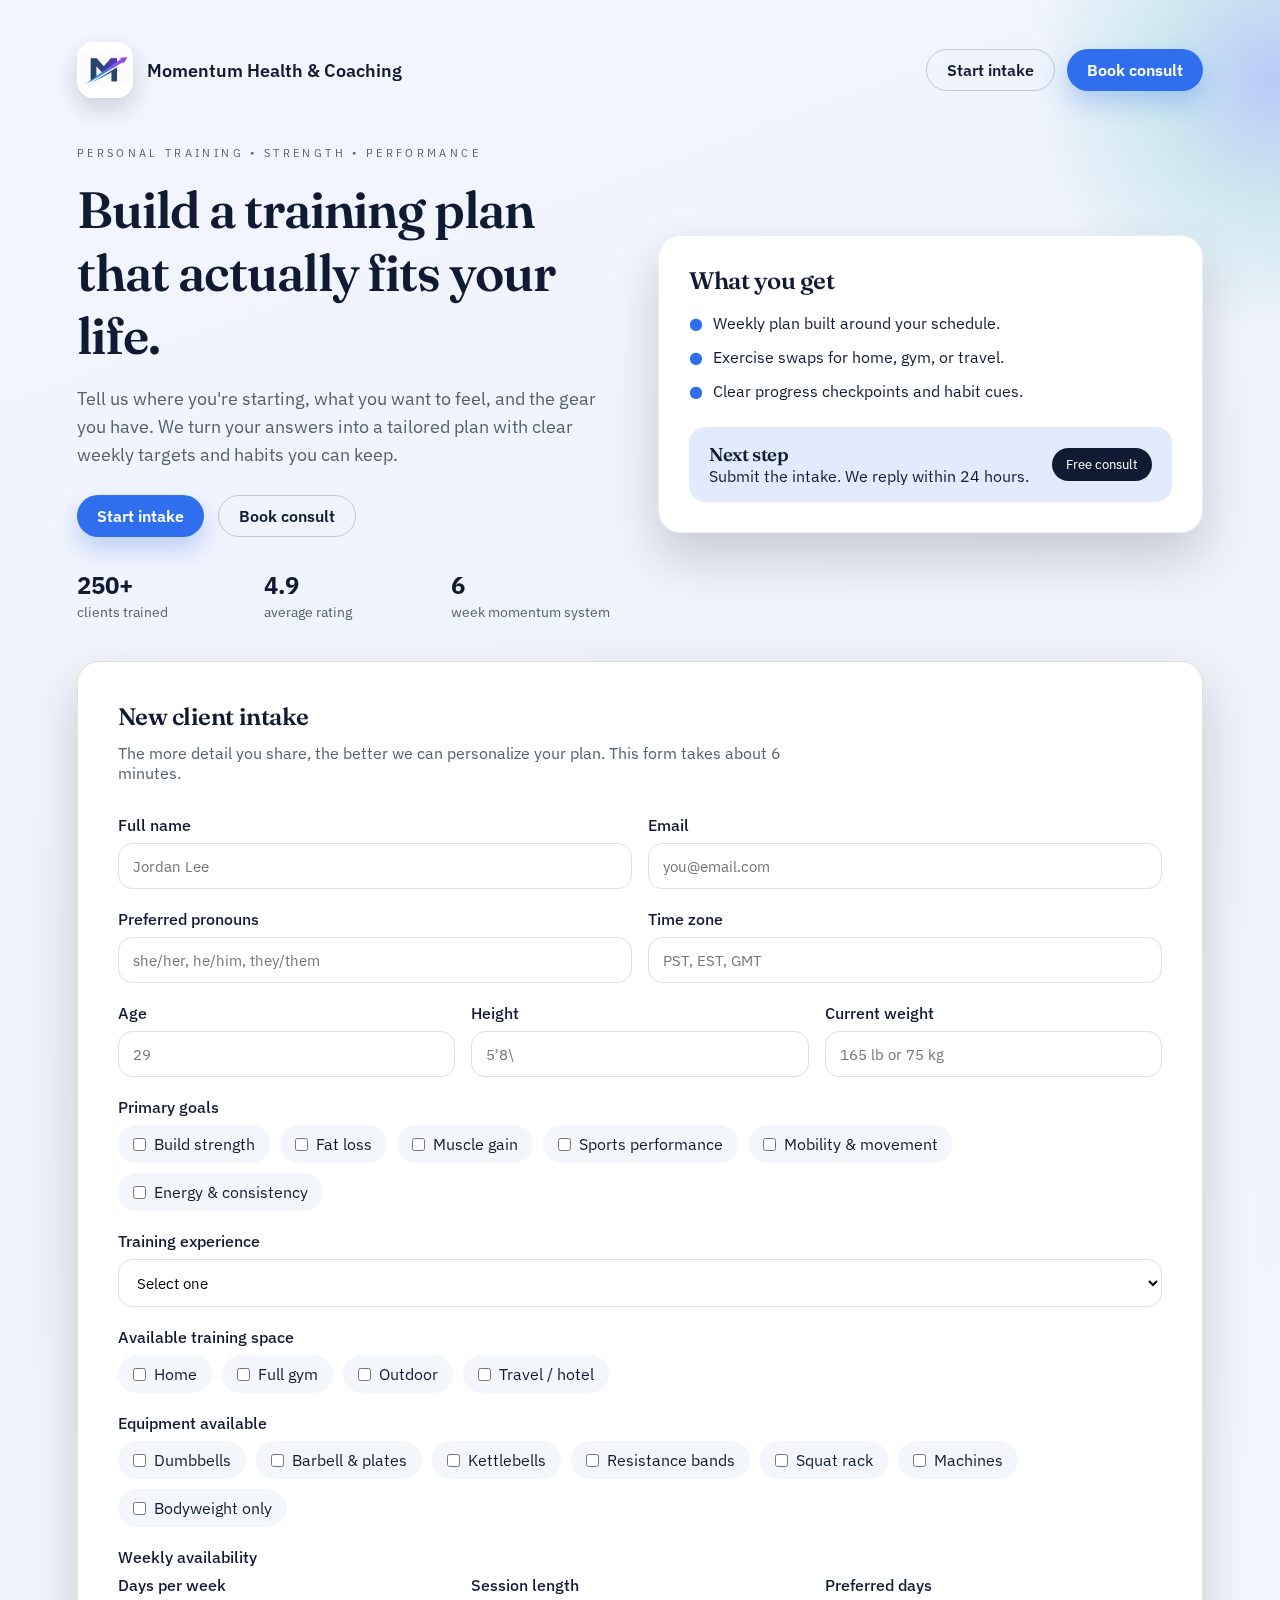
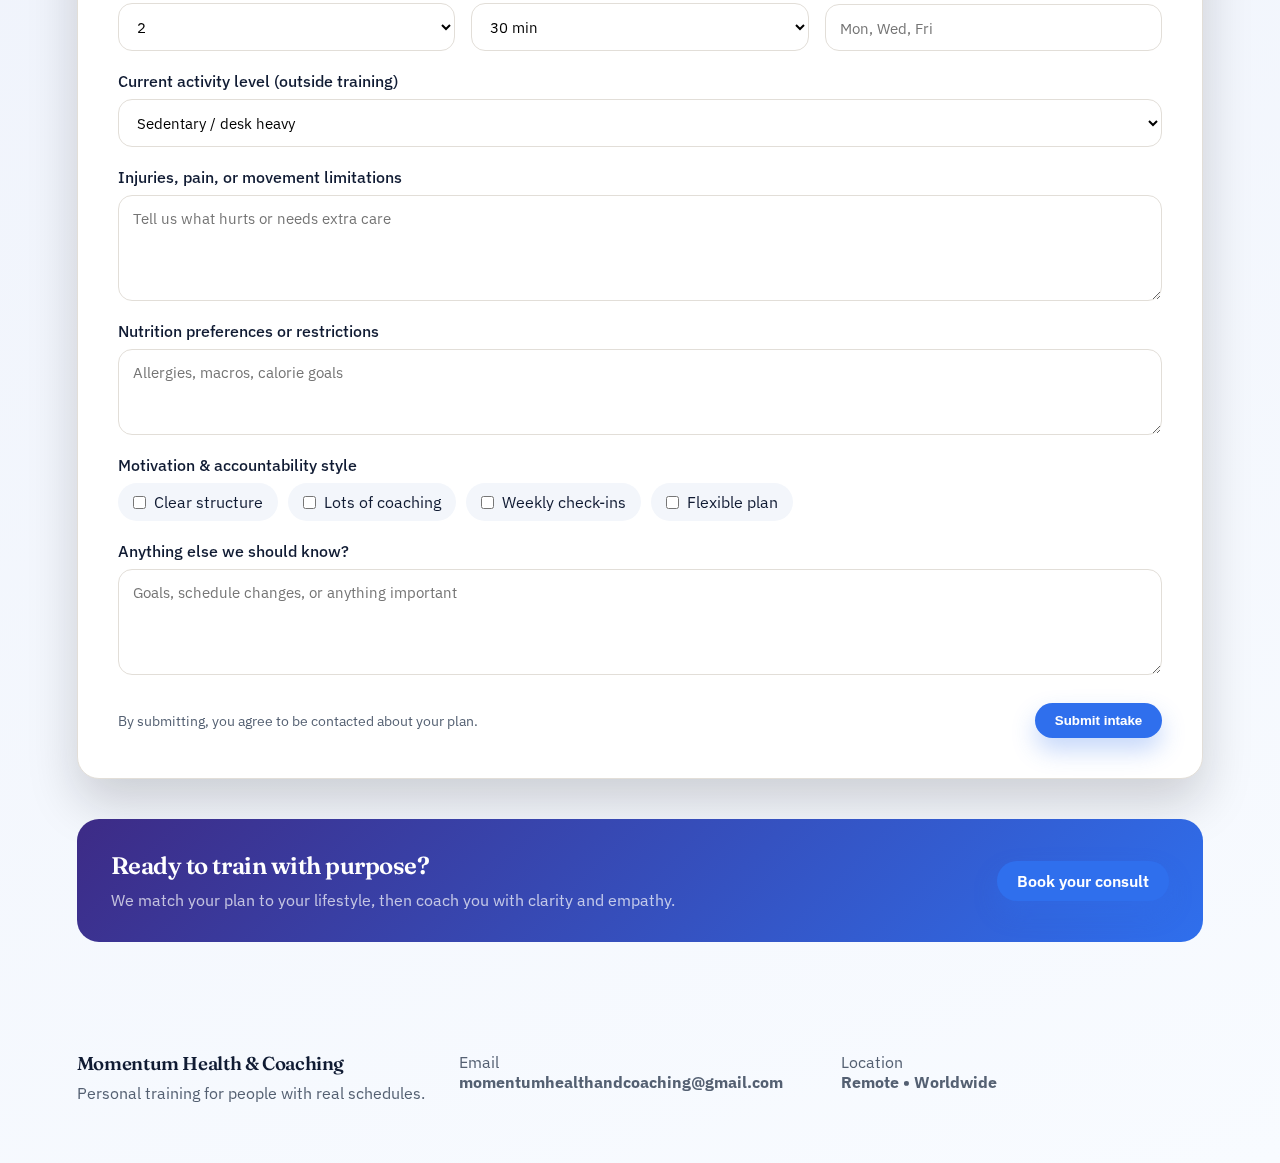
<file: index.html>
<!doctype html>
<html lang="en">
  <head>
    <meta charset="utf-8" />
    <meta name="viewport" content="width=device-width, initial-scale=1" />
    <title>Momentum Health &amp; Coaching — New Client Intake</title>
    <link rel="preconnect" href="https://fonts.googleapis.com" />
    <link rel="preconnect" href="https://fonts.gstatic.com" crossorigin />
    <link
      href="https://fonts.googleapis.com/css2?family=Fraunces:wght@400;600;700&family=IBM+Plex+Sans:wght@300;400;500;600&display=swap"
      rel="stylesheet"
    />
    <link rel="stylesheet" href="styles.css" />
  </head>
  <body>
    <div class="ambient"></div>
    <header class="hero">
      <nav class="nav">
        <div class="logo">
          <span class="logo-badge" aria-hidden="true">
            <img class="logo-img" src="logo.png" alt="" />
          </span>
          <span class="logo-text">Momentum Health &amp; Coaching</span>
        </div>
        <div class="nav-actions">
          <a class="btn ghost" href="#intake">Start intake</a>
          <a class="btn primary" href="#intake">Book consult</a>
        </div>
      </nav>
      <div class="hero-grid">
        <div class="hero-copy">
          <p class="tag">Personal Training • Strength • Performance</p>
          <h1>Build a training plan that actually fits your life.</h1>
          <p class="lead">
            Tell us where you're starting, what you want to feel, and the gear you
            have. We turn your answers into a tailored plan with clear weekly
            targets and habits you can keep.
          </p>
          <div class="hero-cta">
            <a class="btn primary" href="#intake" id="jump-form">Start intake</a>
            <a class="btn ghost" href="#intake">Book consult</a>
          </div>
          <div class="trust">
            <div>
              <strong>250+</strong>
              <span>clients trained</span>
            </div>
            <div>
              <strong>4.9</strong>
              <span>average rating</span>
            </div>
            <div>
              <strong>6</strong>
              <span>week momentum system</span>
            </div>
          </div>
        </div>
        <div class="hero-card">
          <h2>What you get</h2>
          <ul>
            <li>Weekly plan built around your schedule.</li>
            <li>Exercise swaps for home, gym, or travel.</li>
            <li>Clear progress checkpoints and habit cues.</li>
          </ul>
          <div class="mini">
            <div>
              <h3>Next step</h3>
              <p>Submit the intake. We reply within 24 hours.</p>
            </div>
            <div class="pill">Free consult</div>
          </div>
        </div>
      </div>
    </header>

    <main>
      <section class="intake" id="intake">
        <div class="section-head">
          <h2>New client intake</h2>
          <p>
            The more detail you share, the better we can personalize your plan.
            This form takes about 6 minutes.
          </p>
        </div>

        <form
          class="intake-form"
          name="client-intake"
          action="https://formsubmit.co/momentumhealthandcoaching@gmail.com"
          method="POST"
        >
          <input type="hidden" name="_subject" value="New Momentum Health intake" />
          <input
            type="hidden"
            name="_next"
            value="https://blurryhenny.github.io/Momentum-Health-Coaching/thanks.html"
          />
          <input type="hidden" name="_captcha" value="false" />
          <input type="hidden" name="_replyto" value="" />
          <div class="grid two">
            <label>
              Full name
              <input type="text" name="fullName" placeholder="Jordan Lee" required />
            </label>
            <label>
              Email
              <input type="email" name="email" placeholder="you@email.com" required />
            </label>
          </div>

          <div class="grid two">
            <label>
              Preferred pronouns
              <input type="text" name="pronouns" placeholder="she/her, he/him, they/them" />
            </label>
            <label>
              Time zone
              <input type="text" name="timezone" placeholder="PST, EST, GMT" />
            </label>
          </div>

          <div class="grid three">
            <label>
              Age
              <input type="number" name="age" min="13" max="90" placeholder="29" />
            </label>
            <label>
              Height
              <input type="text" name="height" placeholder="5'8\" or 173 cm" />
            </label>
            <label>
              Current weight
              <input type="text" name="weight" placeholder="165 lb or 75 kg" />
            </label>
          </div>

          <label>
            Primary goals
            <div class="chips">
              <label><input type="checkbox" name="goals" value="strength" /> Build strength</label>
              <label><input type="checkbox" name="goals" value="fat-loss" /> Fat loss</label>
              <label><input type="checkbox" name="goals" value="muscle" /> Muscle gain</label>
              <label><input type="checkbox" name="goals" value="performance" /> Sports performance</label>
              <label><input type="checkbox" name="goals" value="mobility" /> Mobility & movement</label>
              <label><input type="checkbox" name="goals" value="energy" /> Energy & consistency</label>
            </div>
          </label>

          <label>
            Training experience
            <select name="experience" required>
              <option value="">Select one</option>
              <option>Brand new</option>
              <option>Some experience</option>
              <option>Intermediate</option>
              <option>Advanced</option>
            </select>
          </label>

          <label>
            Available training space
            <div class="chips">
              <label><input type="checkbox" name="space" value="home" /> Home</label>
              <label><input type="checkbox" name="space" value="gym" /> Full gym</label>
              <label><input type="checkbox" name="space" value="outdoor" /> Outdoor</label>
              <label><input type="checkbox" name="space" value="travel" /> Travel / hotel</label>
            </div>
          </label>

          <label>
            Equipment available
            <div class="chips">
              <label><input type="checkbox" name="equipment" value="dumbbells" /> Dumbbells</label>
              <label><input type="checkbox" name="equipment" value="barbell" /> Barbell & plates</label>
              <label><input type="checkbox" name="equipment" value="kettlebells" /> Kettlebells</label>
              <label><input type="checkbox" name="equipment" value="bands" /> Resistance bands</label>
              <label><input type="checkbox" name="equipment" value="rack" /> Squat rack</label>
              <label><input type="checkbox" name="equipment" value="machines" /> Machines</label>
              <label><input type="checkbox" name="equipment" value="bodyweight" /> Bodyweight only</label>
            </div>
          </label>

          <label>
            Weekly availability
            <div class="grid three">
              <label>
                Days per week
                <select name="days">
                  <option>2</option>
                  <option>3</option>
                  <option>4</option>
                  <option>5</option>
                  <option>6</option>
                </select>
              </label>
              <label>
                Session length
                <select name="sessionLength">
                  <option>30 min</option>
                  <option>45 min</option>
                  <option>60 min</option>
                  <option>75 min</option>
                </select>
              </label>
              <label>
                Preferred days
                <input type="text" name="preferredDays" placeholder="Mon, Wed, Fri" />
              </label>
            </div>
          </label>

          <label>
            Current activity level (outside training)
            <select name="activity">
              <option>Sedentary / desk heavy</option>
              <option>Lightly active</option>
              <option>Moderately active</option>
              <option>Highly active</option>
            </select>
          </label>

          <label>
            Injuries, pain, or movement limitations
            <textarea name="injuries" rows="4" placeholder="Tell us what hurts or needs extra care"></textarea>
          </label>

          <label>
            Nutrition preferences or restrictions
            <textarea name="nutrition" rows="3" placeholder="Allergies, macros, calorie goals"></textarea>
          </label>

          <label>
            Motivation & accountability style
            <div class="chips">
              <label><input type="checkbox" name="motivation" value="structure" /> Clear structure</label>
              <label><input type="checkbox" name="motivation" value="coaching" /> Lots of coaching</label>
              <label><input type="checkbox" name="motivation" value="check-ins" /> Weekly check-ins</label>
              <label><input type="checkbox" name="motivation" value="flexibility" /> Flexible plan</label>
            </div>
          </label>

          <label>
            Anything else we should know?
            <textarea name="notes" rows="4" placeholder="Goals, schedule changes, or anything important"></textarea>
          </label>

          <div class="form-footer">
            <div>
              <p class="fine">By submitting, you agree to be contacted about your plan.</p>
            </div>
            <button class="primary" type="submit">Submit intake</button>
          </div>
        </form>
      </section>

      <section class="cta">
        <div>
          <h2>Ready to train with purpose?</h2>
          <p>
            We match your plan to your lifestyle, then coach you with clarity and
            empathy.
          </p>
        </div>
        <a class="btn primary" href="#intake">Book your consult</a>
      </section>
    </main>

    <footer>
      <div>
        <h3>Momentum Health &amp; Coaching</h3>
        <p>Personal training for people with real schedules.</p>
      </div>
      <div>
        <p>Email</p>
        <strong>momentumhealthandcoaching@gmail.com</strong>
      </div>
      <div>
        <p>Location</p>
        <strong>Remote • Worldwide</strong>
      </div>
    </footer>

    <script src="script.js"></script>
  </body>
</html>
</file>
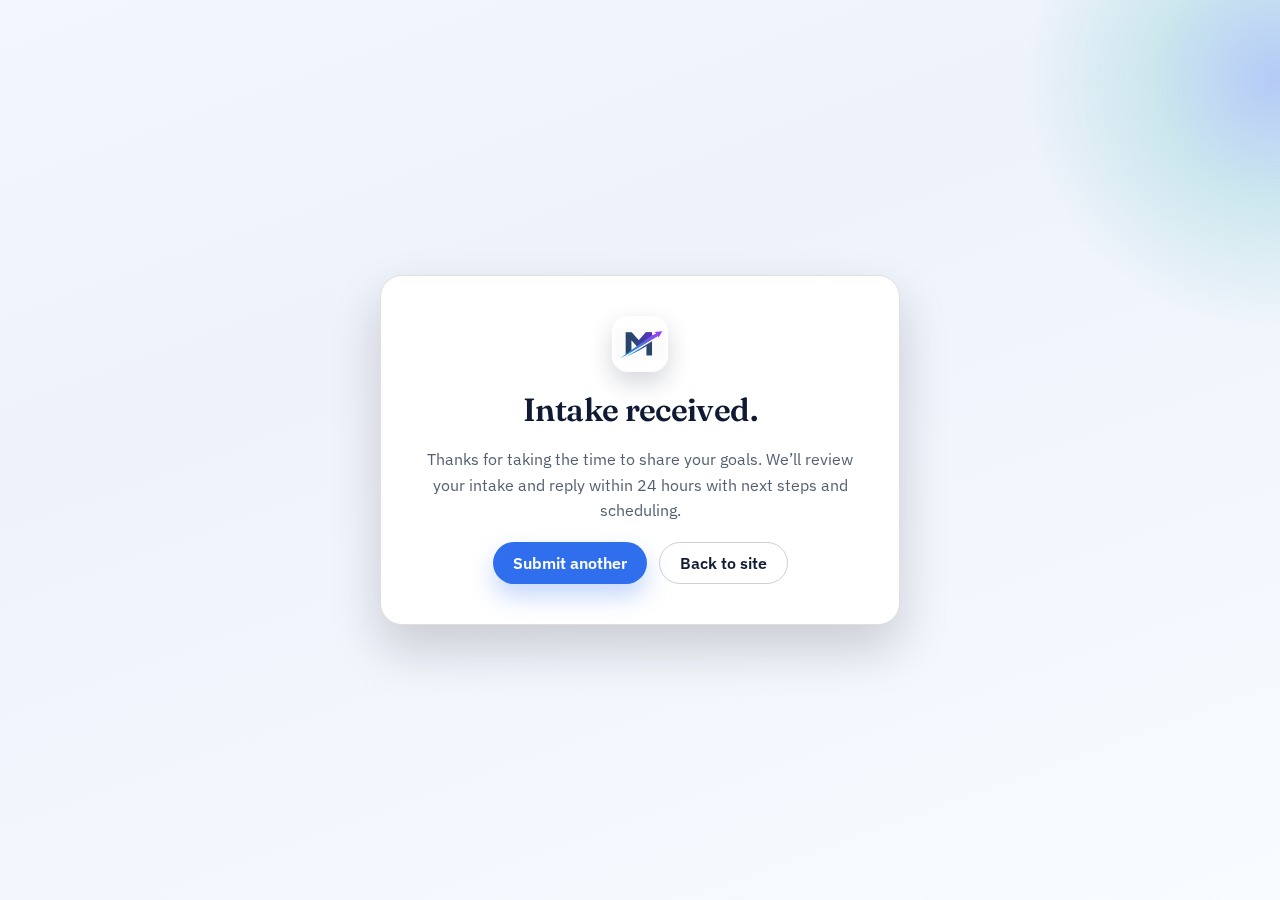
<file: thanks.html>
<!doctype html>
<html lang="en">
  <head>
    <meta charset="utf-8" />
    <meta name="viewport" content="width=device-width, initial-scale=1" />
    <title>Thanks — Momentum Health &amp; Coaching</title>
    <link rel="preconnect" href="https://fonts.googleapis.com" />
    <link rel="preconnect" href="https://fonts.gstatic.com" crossorigin />
    <link
      href="https://fonts.googleapis.com/css2?family=Fraunces:wght@400;600;700&family=IBM+Plex+Sans:wght@300;400;500;600&display=swap"
      rel="stylesheet"
    />
    <link rel="stylesheet" href="styles.css" />
  </head>
  <body>
    <div class="ambient"></div>
    <main class="thanks">
      <div class="thanks-card">
        <span class="logo-badge" aria-hidden="true">
          <img class="logo-img" src="logo.png" alt="" />
        </span>
        <h1>Intake received.</h1>
        <p>
          Thanks for taking the time to share your goals. We’ll review your
          intake and reply within 24 hours with next steps and scheduling.
        </p>
        <div class="thanks-actions">
          <a class="btn primary" href="index.html#intake">Submit another</a>
          <a class="btn ghost" href="index.html">Back to site</a>
        </div>
      </div>
    </main>
  </body>
</html>
</file>
<file: styles.css>
:root {
  --ink: #101b33;
  --muted: #546072;
  --accent: #2f6fed;
  --accent-soft: rgba(47, 111, 237, 0.14);
  --accent-alt: #35b6b2;
  --accent-deep: #3d2b86;
  --sky: #eef4ff;
  --sand: #dce6f8;
  --card: #ffffff;
  --line: #e2ded8;
  --shadow: 0 24px 50px rgba(16, 19, 21, 0.18);
  --radius: 22px;
  font-synthesis: none;
  text-rendering: optimizeLegibility;
}

* {
  box-sizing: border-box;
  margin: 0;
  padding: 0;
}

body {
  font-family: "IBM Plex Sans", system-ui, -apple-system, sans-serif;
  color: var(--ink);
  background: linear-gradient(160deg, #f3f6ff 0%, #eef2fb 35%, #f8fbff 100%);
  min-height: 100vh;
}

.ambient {
  position: fixed;
  inset: -20% -20% auto auto;
  width: 520px;
  height: 520px;
  background: radial-gradient(
    circle,
    rgba(47, 111, 237, 0.3),
    rgba(53, 182, 178, 0.18),
    transparent 68%
  );
  filter: blur(0px);
  z-index: -1;
}

h1,
h2,
h3 {
  font-family: "Fraunces", serif;
  font-weight: 600;
  letter-spacing: -0.02em;
}

.hero {
  padding: 42px 6vw 20px;
}

.nav {
  display: flex;
  justify-content: space-between;
  align-items: center;
  margin-bottom: 48px;
}

.logo {
  display: flex;
  align-items: center;
  gap: 14px;
  font-weight: 600;
}

.logo-badge {
  width: 56px;
  height: 56px;
  border-radius: 16px;
  background: #fff;
  display: grid;
  place-items: center;
  overflow: hidden;
  box-shadow: 0 10px 24px rgba(16, 27, 51, 0.18);
}

.logo-img {
  width: 100%;
  height: 100%;
  object-fit: contain;
  object-position: center;
  transform: scale(0.9);
}

.logo-text {
  font-size: 1.1rem;
}

.nav-actions {
  display: flex;
  gap: 12px;
}

a.btn,
button {
  border: none;
  border-radius: 999px;
  padding: 10px 20px;
  font-weight: 600;
  cursor: pointer;
  transition: transform 0.2s ease, box-shadow 0.2s ease, background 0.2s ease;
  text-decoration: none;
  display: inline-flex;
  align-items: center;
  justify-content: center;
}

a.btn.primary,
button.primary {
  background: var(--accent);
  color: #fff;
  box-shadow: 0 12px 24px rgba(47, 111, 237, 0.28);
}

a.btn.ghost,
button.ghost {
  background: transparent;
  border: 1px solid rgba(16, 19, 21, 0.2);
  color: var(--ink);
}

a.btn:hover,
button:hover {
  transform: translateY(-2px);
}

.hero-grid {
  display: grid;
  grid-template-columns: repeat(auto-fit, minmax(280px, 1fr));
  gap: 36px;
  align-items: center;
}

.tag {
  text-transform: uppercase;
  letter-spacing: 0.3em;
  font-size: 0.7rem;
  color: var(--muted);
  margin-bottom: 18px;
}

.hero-copy h1 {
  font-size: clamp(2.5rem, 4vw, 4rem);
  margin-bottom: 18px;
}

.lead {
  font-size: 1.1rem;
  color: var(--muted);
  line-height: 1.6;
  margin-bottom: 26px;
}

.hero-cta {
  display: flex;
  gap: 14px;
  margin-bottom: 32px;
}

.trust {
  display: grid;
  grid-template-columns: repeat(3, minmax(120px, 1fr));
  gap: 16px;
}

.trust strong {
  font-size: 1.5rem;
  display: block;
}

.trust span {
  font-size: 0.85rem;
  color: var(--muted);
}

.hero-card {
  background: var(--card);
  border-radius: var(--radius);
  padding: 30px;
  box-shadow: var(--shadow);
  border: 1px solid rgba(47, 111, 237, 0.12);
}

.hero-card ul {
  list-style: none;
  margin-top: 18px;
  display: grid;
  gap: 14px;
}

.hero-card li {
  padding-left: 24px;
  position: relative;
}

.hero-card li::before {
  content: "●";
  position: absolute;
  left: 0;
  color: var(--accent);
}

.mini {
  margin-top: 26px;
  display: flex;
  justify-content: space-between;
  align-items: center;
  background: var(--accent-soft);
  padding: 16px 20px;
  border-radius: 16px;
}

.pill {
  background: var(--ink);
  color: #fff;
  padding: 8px 14px;
  border-radius: 999px;
  font-size: 0.8rem;
}

main {
  padding: 20px 6vw 80px;
}

.thanks {
  min-height: 100vh;
  display: grid;
  place-items: center;
  padding: 40px 6vw;
}

.thanks-card {
  background: var(--card);
  border-radius: var(--radius);
  padding: 40px;
  max-width: 520px;
  text-align: center;
  box-shadow: var(--shadow);
  border: 1px solid var(--line);
  display: grid;
  gap: 18px;
  justify-items: center;
}

.thanks-card p {
  color: var(--muted);
  line-height: 1.6;
}

.thanks-actions {
  display: flex;
  gap: 12px;
  flex-wrap: wrap;
  justify-content: center;
}

.section-head {
  max-width: 680px;
  margin-bottom: 32px;
}

.section-head p {
  color: var(--muted);
  margin-top: 12px;
}

.intake {
  background: var(--card);
  border-radius: var(--radius);
  padding: 40px;
  box-shadow: var(--shadow);
  border: 1px solid var(--line);
}

.intake-form {
  display: grid;
  gap: 20px;
}

label {
  font-weight: 500;
  display: grid;
  gap: 8px;
}

input,
select,
textarea {
  border-radius: 14px;
  border: 1px solid var(--line);
  padding: 12px 14px;
  font-size: 0.95rem;
  font-family: inherit;
  background: #fff;
}

input:focus,
select:focus,
textarea:focus {
  outline: 2px solid rgba(47, 111, 237, 0.3);
  border-color: rgba(47, 111, 237, 0.4);
}

.grid {
  display: grid;
  gap: 16px;
}

.grid.two {
  grid-template-columns: repeat(auto-fit, minmax(220px, 1fr));
}

.grid.three {
  grid-template-columns: repeat(auto-fit, minmax(160px, 1fr));
}

.chips {
  display: flex;
  flex-wrap: wrap;
  gap: 10px;
}

.chips label {
  display: flex;
  align-items: center;
  gap: 8px;
  background: #f3f6fb;
  border-radius: 999px;
  padding: 8px 14px;
  border: 1px solid transparent;
  font-weight: 400;
}

.form-footer {
  display: flex;
  justify-content: space-between;
  align-items: center;
  flex-wrap: wrap;
  gap: 12px;
  margin-top: 8px;
}

.fine {
  font-size: 0.85rem;
  color: var(--muted);
}

.cta {
  margin-top: 40px;
  padding: 32px 34px;
  border-radius: var(--radius);
  background: linear-gradient(135deg, var(--accent-deep), var(--accent));
  color: #fff;
  display: flex;
  align-items: center;
  justify-content: space-between;
  gap: 20px;
}

.cta p {
  color: rgba(255, 255, 255, 0.7);
  margin-top: 10px;
}

.cta .btn,
.cta button {
  background: #fff;
  color: var(--ink);
}

footer {
  padding: 30px 6vw 60px;
  display: grid;
  grid-template-columns: repeat(auto-fit, minmax(180px, 1fr));
  gap: 20px;
  color: var(--muted);
}

footer h3 {
  color: var(--ink);
  margin-bottom: 8px;
}

@media (max-width: 720px) {
  .nav-actions {
    display: none;
  }

  .hero {
    padding: 32px 6vw 10px;
  }

  .hero-cta {
    flex-direction: column;
    align-items: flex-start;
  }

  .form-footer {
    flex-direction: column;
    align-items: flex-start;
  }

  .cta {
    flex-direction: column;
    align-items: flex-start;
  }
}
</file>
